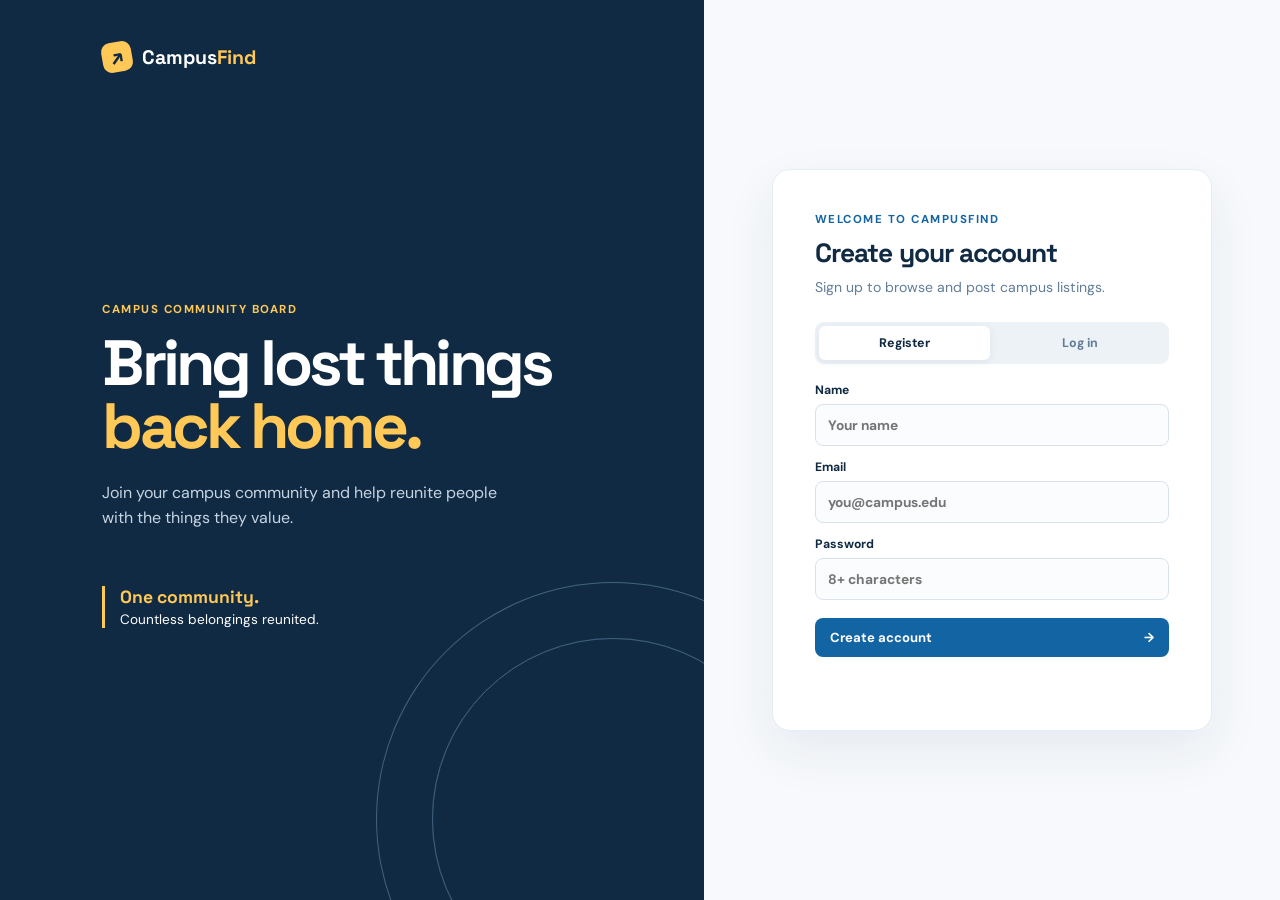
<file: index.html>
<!doctype html>
<html lang="en">
<head>
  <meta charset="utf-8">
  <meta name="viewport" content="width=device-width, initial-scale=1">
  <meta name="theme-color" content="#102a43">
  <title>Campus Lost &amp; Found</title>
  <link rel="preconnect" href="https://fonts.googleapis.com">
  <link rel="preconnect" href="https://fonts.gstatic.com" crossorigin>
  <link href="https://fonts.googleapis.com/css2?family=DM+Sans:wght@400;500;600;700&family=Space+Grotesk:wght@500;600;700&display=swap" rel="stylesheet">
  <link rel="stylesheet" href="styles.css">
</head>
<body>
  <script>
    if (!localStorage.getItem("campus-token")) {
      window.location.replace("auth.html");
    }
  </script>
  <header class="site-header">
    <nav class="nav shell">
      <a class="brand" href="#"><span class="brand-mark">↗</span><span>Campus<span class="brand-accent">Find</span></span></a>
      <span class="nav-note">A smarter way to reunite belongings</span>
    </nav>
    <div class="hero shell">
      <div class="hero-copy">
        <span class="eyebrow light">Campus community board</span>
        <h1>Lost something?<br><em>Find it here.</em></h1>
        <p>Post a lost or found item and help your campus community bring it home.</p>
        <a class="hero-link" href="#post">Post an item <span>→</span></a>
      </div>
      <div class="hero-art" aria-hidden="true">
        <div class="orbit orbit-one"></div><div class="orbit orbit-two"></div>
        <div class="floating-card card-one">🎒 <span>Backpack</span></div>
        <div class="floating-card card-two">🔑 <span>Keys</span></div>
        <div class="floating-card card-three">📱 <span>Phone</span></div>
        <div class="pin">+</div>
      </div>
    </div>
  </header>

  <main class="shell content">
    <section class="listings-section">
      <div class="section-heading">
        <div><span class="eyebrow">Community listings</span><h2>Browse items</h2></div>
        <span id="listing-count" class="listing-count">Loading...</span>
      </div>
      <form id="search-form" class="search-bar">
        <span class="search-icon">⌕</span>
        <input id="query" placeholder="Search by item, place, or description" aria-label="Search listings">
        <button class="button compact" type="submit">Search</button>
        <button class="button subtle compact" type="button" id="all">Reset</button>
      </form>
      <div id="listings" class="grid" aria-live="polite"></div>
    </section>

    <aside class="sidebar">
      <section class="panel post-panel" id="post">
        <div class="panel-title"><span class="panel-icon green">＋</span><div><span class="eyebrow">Give it a home</span><h2>Post an item</h2></div></div>
        <form id="item-form">
          <label>Item title<input name="title" placeholder="e.g. Blue backpack" required></label>
          <label>Description<textarea name="description" placeholder="Add useful details..." required></textarea></label>
          <div class="two-col"><label>Type<select name="item_type"><option value="lost">I lost it</option><option value="found">I found it</option></select></label><label>Location<input name="location" placeholder="e.g. Library" required></label></div>
          <label class="file-input">Photo <span>Optional · JPG, PNG, WebP</span><input name="image" type="file" accept=".jpg,.jpeg,.png,.webp"></label>
          <button class="button publish" type="submit">Publish listing <span>→</span></button>
        </form>
        <p id="message" class="message" role="status"></p>
      </section>
    </aside>
  </main>
  <footer class="shell footer"><span>CampusFind</span><span>Built for a more connected campus</span></footer>
  <script src="app.js"></script>
</body>
</html>
</file>
<file: styles.css>
:root {
  --ink: #102a43; --muted: #627d98; --line: #d9e2ec; --paper: #f7f9fc;
  --blue: #1264a3; --green: #1e8a68; --yellow: #ffc857; --white: #fff;
  font: 16px "DM Sans", system-ui, sans-serif; color: var(--ink); background: var(--paper);
}
* { box-sizing: border-box; }
html { scroll-behavior: smooth; }
body { margin: 0; min-width: 320px; }
.shell { width: min(1180px, calc(100% - 40px)); margin: 0 auto; }
.site-header { overflow: hidden; color: var(--white); background: #102a43; }
.nav { display: flex; align-items: center; justify-content: space-between; min-height: 76px; }
.brand { display: flex; align-items: center; gap: 10px; color: white; font: 700 1.22rem "Space Grotesk", sans-serif; text-decoration: none; }
.brand-mark { display: grid; width: 30px; height: 30px; place-items: center; color: var(--ink); font-size: 1.3rem; background: var(--yellow); border-radius: 9px; transform: rotate(-10deg); }
.brand-accent { color: var(--yellow); }
.nav-note { color: #9fb3c8; font-size: .85rem; }
.hero { position: relative; display: flex; min-height: 390px; padding: 58px 0 66px; }
.hero-copy { z-index: 1; width: 53%; }
.eyebrow { display: block; margin-bottom: 9px; color: var(--blue); font-size: .72rem; font-weight: 700; letter-spacing: .13em; text-transform: uppercase; }
.eyebrow.light { color: var(--yellow); }
h1, h2, h3 { margin: 0; font-family: "Space Grotesk", sans-serif; }
h1 { max-width: 600px; font-size: clamp(2.8rem, 6vw, 5.2rem); line-height: .98; letter-spacing: -.06em; }
h1 em { color: var(--yellow); font-style: normal; }
.hero-copy p { max-width: 430px; margin: 25px 0 26px; color: #c6d4e2; font-size: 1.05rem; line-height: 1.6; }
.hero-link { color: white; font-weight: 700; text-decoration: none; }
.hero-link span { display: inline-block; margin-left: 7px; color: var(--yellow); transition: transform .2s; }
.hero-link:hover span { transform: translateX(5px); }
.hero-art { position: absolute; top: 0; right: 2%; width: 46%; height: 100%; }
.orbit { position: absolute; border: 1px solid #41627f; border-radius: 50%; transform: rotate(-25deg); }
.orbit-one { top: 5%; right: 5%; width: 355px; height: 235px; }
.orbit-two { top: 18%; right: 13%; width: 270px; height: 180px; }
.floating-card { position: absolute; display: flex; align-items: center; gap: 10px; padding: 15px 18px; color: var(--ink); font-size: 1.7rem; background: white; border-radius: 13px; box-shadow: 0 15px 30px #061b2b4d; transform: rotate(-8deg); }
.floating-card span { font-size: .8rem; font-weight: 700; }
.card-one { top: 23%; right: 9%; }.card-two { top: 58%; right: 37%; transform: rotate(7deg); }.card-three { top: 44%; right: -2%; transform: rotate(10deg); }
.pin { position: absolute; top: 35%; left: 23%; display: grid; width: 48px; height: 48px; place-items: center; color: var(--ink); font-size: 1.4rem; background: var(--yellow); border: 7px solid #ffc85755; border-radius: 50%; background-clip: padding-box; }
.content { display: grid; grid-template-columns: minmax(0, 1.65fr) minmax(310px, .9fr); gap: 42px; padding-top: 52px; }
.section-heading { display: flex; align-items: end; justify-content: space-between; margin-bottom: 22px; }
h2 { font-size: 1.65rem; letter-spacing: -.035em; }
.listing-count { color: var(--muted); font-size: .85rem; }
.search-bar { display: flex; align-items: center; gap: 10px; margin-bottom: 25px; padding: 7px 7px 7px 16px; background: var(--white); border: 1px solid var(--line); border-radius: 12px; box-shadow: 0 5px 18px #243b530b; }
.search-icon { color: var(--blue); font-size: 1.45rem; }
.search-bar input { flex: 1; min-width: 0; border: 0; outline: 0; }
.grid { display: grid; grid-template-columns: repeat(auto-fit, minmax(220px, 1fr)); gap: 16px; }
.card { overflow: hidden; min-height: 210px; padding: 0 18px 18px; background: var(--white); border: 1px solid #e5edf4; border-radius: 14px; box-shadow: 0 7px 20px #243b530b; transition: transform .2s, box-shadow .2s; }
.card:hover { box-shadow: 0 13px 28px #243b531b; transform: translateY(-3px); }
.card img { width: calc(100% + 36px); height: 145px; margin-left: -18px; object-fit: cover; }
.card-top { display: flex; justify-content: space-between; padding-top: 17px; }
.tag, .status { color: var(--blue); font-size: .69rem; font-weight: 700; letter-spacing: .08em; text-transform: uppercase; }
.status { color: var(--green); }
.card h3 { margin: 11px 0 7px; font-size: 1.1rem; }
.card p { margin: 0 0 15px; color: var(--muted); font-size: .88rem; line-height: 1.45; }
.location { color: var(--muted); font-size: .78rem; }.location::before { content: "⌖"; margin-right: 5px; color: var(--blue); }
.empty { grid-column: 1 / -1; padding: 45px 20px; color: var(--muted); text-align: center; background: white; border: 1px dashed #bdcbd9; border-radius: 14px; }
.sidebar { display: grid; align-content: start; gap: 18px; }
.panel { padding: 24px; background: var(--white); border: 1px solid #e5edf4; border-radius: 14px; box-shadow: 0 7px 20px #243b530b; }
.panel-title { display: flex; align-items: center; gap: 12px; margin-bottom: 12px; }.panel-title .eyebrow { margin: 0 0 3px; }
.panel-icon { display: grid; width: 36px; height: 36px; place-items: center; color: var(--blue); background: #e7f1f9; border-radius: 10px; }.panel-icon.green { color: var(--green); background: #e6f5f0; }
.panel-intro { margin: 0 0 17px; color: var(--muted); font-size: .83rem; line-height: 1.45; }
.auth-tabs { display: grid; grid-template-columns: 1fr 1fr; gap: 4px; margin: 0 0 18px; padding: 4px; background: #edf2f7; border-radius: 9px; }
.auth-tab { padding: 9px; color: var(--muted); font: 700 .78rem "DM Sans", sans-serif; background: transparent; border: 0; border-radius: 6px; cursor: pointer; }
.auth-tab.active { color: var(--ink); background: white; box-shadow: 0 2px 8px #243b5314; }
.auth-tab:focus-visible { outline: 2px solid var(--blue); outline-offset: 1px; }
form { display: grid; gap: 13px; margin: 0; } label { display: grid; gap: 6px; color: var(--ink); font-size: .76rem; font-weight: 700; } label span, .file-input span { color: var(--muted); font-weight: 400; }
input, textarea, select { width: 100%; padding: 11px 12px; color: var(--ink); font: inherit; font-size: .86rem; background: #fbfcfe; border: 1px solid var(--line); border-radius: 8px; outline: 0; transition: border-color .2s, box-shadow .2s; }
input:focus, textarea:focus, select:focus { border-color: var(--blue); box-shadow: 0 0 0 3px #1264a31c; } textarea { min-height: 78px; resize: vertical; }
.button { padding: 11px 15px; color: white; font: 700 .82rem "DM Sans", sans-serif; background: var(--blue); border: 0; border-radius: 8px; cursor: pointer; transition: filter .2s, transform .2s; }.button:hover { filter: brightness(1.08); transform: translateY(-1px); }.button.subtle { color: var(--muted); background: #edf2f7; }.button.outline { color: var(--blue); background: white; border: 1px solid #a9c5db; }.button.compact { padding: 9px 14px; }.form-actions, .two-col { display: grid; grid-template-columns: 1fr 1fr; gap: 9px; }.publish { display: flex; justify-content: space-between; margin-top: 4px; background: var(--green); }.publish span { font-size: 1.1rem; }.file-input input { padding: 8px; }.message { min-height: 18px; margin: 13px 0 0; color: var(--blue); font-size: .78rem; font-weight: 600; }.message.error { color: #b42318; }
.footer { display: flex; justify-content: space-between; margin-top: 60px; padding: 20px 0 28px; color: var(--muted); border-top: 1px solid var(--line); font-size: .76rem; }.footer span:first-child { color: var(--ink); font-weight: 700; }
.auth-page { min-height: 100vh; background: var(--paper); }
.auth-layout { display: grid; grid-template-columns: 1.1fr .9fr; min-height: 100vh; }
.auth-welcome { position: relative; display: flex; flex-direction: column; justify-content: space-between; padding: 42px clamp(28px, 8vw, 110px); overflow: hidden; color: white; background: #102a43; }
.auth-welcome::after { position: absolute; right: -90px; bottom: -100px; width: 360px; height: 360px; border: 1px solid #41627f; border-radius: 50%; box-shadow: 0 0 0 55px #102a43, 0 0 0 56px #41627f; content: ""; }
.auth-welcome-copy { position: relative; z-index: 1; max-width: 510px; margin: auto 0; }
.auth-welcome h1 { margin: 15px 0 22px; font-size: clamp(2.8rem, 5vw, 5rem); }
.auth-welcome-copy p { max-width: 400px; color: #c6d4e2; line-height: 1.6; }
.auth-stat { display: grid; gap: 3px; margin-top: 55px; padding-left: 15px; border-left: 3px solid var(--yellow); font-size: .85rem; }
.auth-stat strong { color: var(--yellow); font-family: "Space Grotesk", sans-serif; font-size: 1.1rem; }
.auth-card { align-self: center; width: min(440px, calc(100% - 48px)); margin: auto; padding: 42px; background: white; border: 1px solid #e5edf4; border-radius: 18px; box-shadow: 0 20px 50px #243b5314; }
.auth-card-heading { margin-bottom: 26px; }.auth-card-heading p { margin: 8px 0 0; color: var(--muted); font-size: .88rem; }.auth-submit { display: flex; justify-content: space-between; margin-top: 5px; }
@media (max-width: 850px) { .hero-art { right: -12%; opacity: .55; }.hero-copy { width: 70%; }.content { grid-template-columns: 1fr; }.sidebar { grid-template-columns: 1fr 1fr; } }
@media (max-width: 600px) { .shell { width: min(100% - 28px, 1180px); }.nav-note { display: none; }.hero { min-height: 410px; padding-top: 48px; }.hero-copy { width: 100%; }.hero-art { top: 170px; right: -30%; width: 90%; opacity: .4; }.content { gap: 34px; padding-top: 34px; }.sidebar { grid-template-columns: 1fr; }.search-bar { flex-wrap: wrap; }.search-bar input { flex-basis: calc(100% - 35px); }.search-bar .button { flex: 1; }.footer { margin-top: 38px; }.auth-layout { display: block; }.auth-welcome { min-height: 320px; padding: 28px 24px; }.auth-welcome-copy { margin: 50px 0 0; }.auth-welcome h1 { font-size: 3rem; }.auth-stat { display: none; }.auth-card { width: calc(100% - 28px); margin: -25px auto 28px; padding: 28px 22px; position: relative; } }
</file>
<file: frontend/styles.css>
:root {
  --ink: #102a43; --muted: #627d98; --line: #d9e2ec; --paper: #f7f9fc;
  --blue: #1264a3; --green: #1e8a68; --yellow: #ffc857; --white: #fff;
  font: 16px "DM Sans", system-ui, sans-serif; color: var(--ink); background: var(--paper);
}
* { box-sizing: border-box; }
html { scroll-behavior: smooth; }
body { margin: 0; min-width: 320px; }
.shell { width: min(1180px, calc(100% - 40px)); margin: 0 auto; }
.site-header { overflow: hidden; color: var(--white); background: #102a43; }
.nav { display: flex; align-items: center; justify-content: space-between; min-height: 76px; }
.brand { display: flex; align-items: center; gap: 10px; color: white; font: 700 1.22rem "Space Grotesk", sans-serif; text-decoration: none; }
.brand-mark { display: grid; width: 30px; height: 30px; place-items: center; color: var(--ink); font-size: 1.3rem; background: var(--yellow); border-radius: 9px; transform: rotate(-10deg); }
.brand-accent { color: var(--yellow); }
.nav-note { color: #9fb3c8; font-size: .85rem; }
.hero { position: relative; display: flex; min-height: 390px; padding: 58px 0 66px; }
.hero-copy { z-index: 1; width: 53%; }
.eyebrow { display: block; margin-bottom: 9px; color: var(--blue); font-size: .72rem; font-weight: 700; letter-spacing: .13em; text-transform: uppercase; }
.eyebrow.light { color: var(--yellow); }
h1, h2, h3 { margin: 0; font-family: "Space Grotesk", sans-serif; }
h1 { max-width: 600px; font-size: clamp(2.8rem, 6vw, 5.2rem); line-height: .98; letter-spacing: -.06em; }
h1 em { color: var(--yellow); font-style: normal; }
.hero-copy p { max-width: 430px; margin: 25px 0 26px; color: #c6d4e2; font-size: 1.05rem; line-height: 1.6; }
.hero-link { color: white; font-weight: 700; text-decoration: none; }
.hero-link span { display: inline-block; margin-left: 7px; color: var(--yellow); transition: transform .2s; }
.hero-link:hover span { transform: translateX(5px); }
.hero-art { position: absolute; top: 0; right: 2%; width: 46%; height: 100%; }
.orbit { position: absolute; border: 1px solid #41627f; border-radius: 50%; transform: rotate(-25deg); }
.orbit-one { top: 5%; right: 5%; width: 355px; height: 235px; }
.orbit-two { top: 18%; right: 13%; width: 270px; height: 180px; }
.floating-card { position: absolute; display: flex; align-items: center; gap: 10px; padding: 15px 18px; color: var(--ink); font-size: 1.7rem; background: white; border-radius: 13px; box-shadow: 0 15px 30px #061b2b4d; transform: rotate(-8deg); }
.floating-card span { font-size: .8rem; font-weight: 700; }
.card-one { top: 23%; right: 9%; }.card-two { top: 58%; right: 37%; transform: rotate(7deg); }.card-three { top: 44%; right: -2%; transform: rotate(10deg); }
.pin { position: absolute; top: 35%; left: 23%; display: grid; width: 48px; height: 48px; place-items: center; color: var(--ink); font-size: 1.4rem; background: var(--yellow); border: 7px solid #ffc85755; border-radius: 50%; background-clip: padding-box; }
.content { display: grid; grid-template-columns: minmax(0, 1.65fr) minmax(310px, .9fr); gap: 42px; padding-top: 52px; }
.section-heading { display: flex; align-items: end; justify-content: space-between; margin-bottom: 22px; }
h2 { font-size: 1.65rem; letter-spacing: -.035em; }
.listing-count { color: var(--muted); font-size: .85rem; }
.search-bar { display: flex; align-items: center; gap: 10px; margin-bottom: 25px; padding: 7px 7px 7px 16px; background: var(--white); border: 1px solid var(--line); border-radius: 12px; box-shadow: 0 5px 18px #243b530b; }
.search-icon { color: var(--blue); font-size: 1.45rem; }
.search-bar input { flex: 1; min-width: 0; border: 0; outline: 0; }
.grid { display: grid; grid-template-columns: repeat(auto-fit, minmax(220px, 1fr)); gap: 16px; }
.card { overflow: hidden; min-height: 210px; padding: 0 18px 18px; background: var(--white); border: 1px solid #e5edf4; border-radius: 14px; box-shadow: 0 7px 20px #243b530b; transition: transform .2s, box-shadow .2s; }
.card:hover { box-shadow: 0 13px 28px #243b531b; transform: translateY(-3px); }
.card img { width: calc(100% + 36px); height: 145px; margin-left: -18px; object-fit: cover; }
.card-top { display: flex; justify-content: space-between; padding-top: 17px; }
.tag, .status { color: var(--blue); font-size: .69rem; font-weight: 700; letter-spacing: .08em; text-transform: uppercase; }
.status { color: var(--green); }
.card h3 { margin: 11px 0 7px; font-size: 1.1rem; }
.card p { margin: 0 0 15px; color: var(--muted); font-size: .88rem; line-height: 1.45; }
.location { color: var(--muted); font-size: .78rem; }.location::before { content: "⌖"; margin-right: 5px; color: var(--blue); }
.empty { grid-column: 1 / -1; padding: 45px 20px; color: var(--muted); text-align: center; background: white; border: 1px dashed #bdcbd9; border-radius: 14px; }
.sidebar { display: grid; align-content: start; gap: 18px; }
.panel { padding: 24px; background: var(--white); border: 1px solid #e5edf4; border-radius: 14px; box-shadow: 0 7px 20px #243b530b; }
.panel-title { display: flex; align-items: center; gap: 12px; margin-bottom: 12px; }.panel-title .eyebrow { margin: 0 0 3px; }
.panel-icon { display: grid; width: 36px; height: 36px; place-items: center; color: var(--blue); background: #e7f1f9; border-radius: 10px; }.panel-icon.green { color: var(--green); background: #e6f5f0; }
.panel-intro { margin: 0 0 17px; color: var(--muted); font-size: .83rem; line-height: 1.45; }
.auth-tabs { display: grid; grid-template-columns: 1fr 1fr; gap: 4px; margin: 0 0 18px; padding: 4px; background: #edf2f7; border-radius: 9px; }
.auth-tab { padding: 9px; color: var(--muted); font: 700 .78rem "DM Sans", sans-serif; background: transparent; border: 0; border-radius: 6px; cursor: pointer; }
.auth-tab.active { color: var(--ink); background: white; box-shadow: 0 2px 8px #243b5314; }
.auth-tab:focus-visible { outline: 2px solid var(--blue); outline-offset: 1px; }
form { display: grid; gap: 13px; margin: 0; } label { display: grid; gap: 6px; color: var(--ink); font-size: .76rem; font-weight: 700; } label span, .file-input span { color: var(--muted); font-weight: 400; }
input, textarea, select { width: 100%; padding: 11px 12px; color: var(--ink); font: inherit; font-size: .86rem; background: #fbfcfe; border: 1px solid var(--line); border-radius: 8px; outline: 0; transition: border-color .2s, box-shadow .2s; }
input:focus, textarea:focus, select:focus { border-color: var(--blue); box-shadow: 0 0 0 3px #1264a31c; } textarea { min-height: 78px; resize: vertical; }
.button { padding: 11px 15px; color: white; font: 700 .82rem "DM Sans", sans-serif; background: var(--blue); border: 0; border-radius: 8px; cursor: pointer; transition: filter .2s, transform .2s; }.button:hover { filter: brightness(1.08); transform: translateY(-1px); }.button.subtle { color: var(--muted); background: #edf2f7; }.button.outline { color: var(--blue); background: white; border: 1px solid #a9c5db; }.button.compact { padding: 9px 14px; }.form-actions, .two-col { display: grid; grid-template-columns: 1fr 1fr; gap: 9px; }.publish { display: flex; justify-content: space-between; margin-top: 4px; background: var(--green); }.publish span { font-size: 1.1rem; }.file-input input { padding: 8px; }.message { min-height: 18px; margin: 13px 0 0; color: var(--blue); font-size: .78rem; font-weight: 600; }.message.error { color: #b42318; }
.footer { display: flex; justify-content: space-between; margin-top: 60px; padding: 20px 0 28px; color: var(--muted); border-top: 1px solid var(--line); font-size: .76rem; }.footer span:first-child { color: var(--ink); font-weight: 700; }
.auth-page { min-height: 100vh; background: var(--paper); }
.auth-layout { display: grid; grid-template-columns: 1.1fr .9fr; min-height: 100vh; }
.auth-welcome { position: relative; display: flex; flex-direction: column; justify-content: space-between; padding: 42px clamp(28px, 8vw, 110px); overflow: hidden; color: white; background: #102a43; }
.auth-welcome::after { position: absolute; right: -90px; bottom: -100px; width: 360px; height: 360px; border: 1px solid #41627f; border-radius: 50%; box-shadow: 0 0 0 55px #102a43, 0 0 0 56px #41627f; content: ""; }
.auth-welcome-copy { position: relative; z-index: 1; max-width: 510px; margin: auto 0; }
.auth-welcome h1 { margin: 15px 0 22px; font-size: clamp(2.8rem, 5vw, 5rem); }
.auth-welcome-copy p { max-width: 400px; color: #c6d4e2; line-height: 1.6; }
.auth-stat { display: grid; gap: 3px; margin-top: 55px; padding-left: 15px; border-left: 3px solid var(--yellow); font-size: .85rem; }
.auth-stat strong { color: var(--yellow); font-family: "Space Grotesk", sans-serif; font-size: 1.1rem; }
.auth-card { align-self: center; width: min(440px, calc(100% - 48px)); margin: auto; padding: 42px; background: white; border: 1px solid #e5edf4; border-radius: 18px; box-shadow: 0 20px 50px #243b5314; }
.auth-card-heading { margin-bottom: 26px; }.auth-card-heading p { margin: 8px 0 0; color: var(--muted); font-size: .88rem; }.auth-submit { display: flex; justify-content: space-between; margin-top: 5px; }
@media (max-width: 850px) { .hero-art { right: -12%; opacity: .55; }.hero-copy { width: 70%; }.content { grid-template-columns: 1fr; }.sidebar { grid-template-columns: 1fr 1fr; } }
@media (max-width: 600px) { .shell { width: min(100% - 28px, 1180px); }.nav-note { display: none; }.hero { min-height: 410px; padding-top: 48px; }.hero-copy { width: 100%; }.hero-art { top: 170px; right: -30%; width: 90%; opacity: .4; }.content { gap: 34px; padding-top: 34px; }.sidebar { grid-template-columns: 1fr; }.search-bar { flex-wrap: wrap; }.search-bar input { flex-basis: calc(100% - 35px); }.search-bar .button { flex: 1; }.footer { margin-top: 38px; }.auth-layout { display: block; }.auth-welcome { min-height: 320px; padding: 28px 24px; }.auth-welcome-copy { margin: 50px 0 0; }.auth-welcome h1 { font-size: 3rem; }.auth-stat { display: none; }.auth-card { width: calc(100% - 28px); margin: -25px auto 28px; padding: 28px 22px; position: relative; } }
</file>
